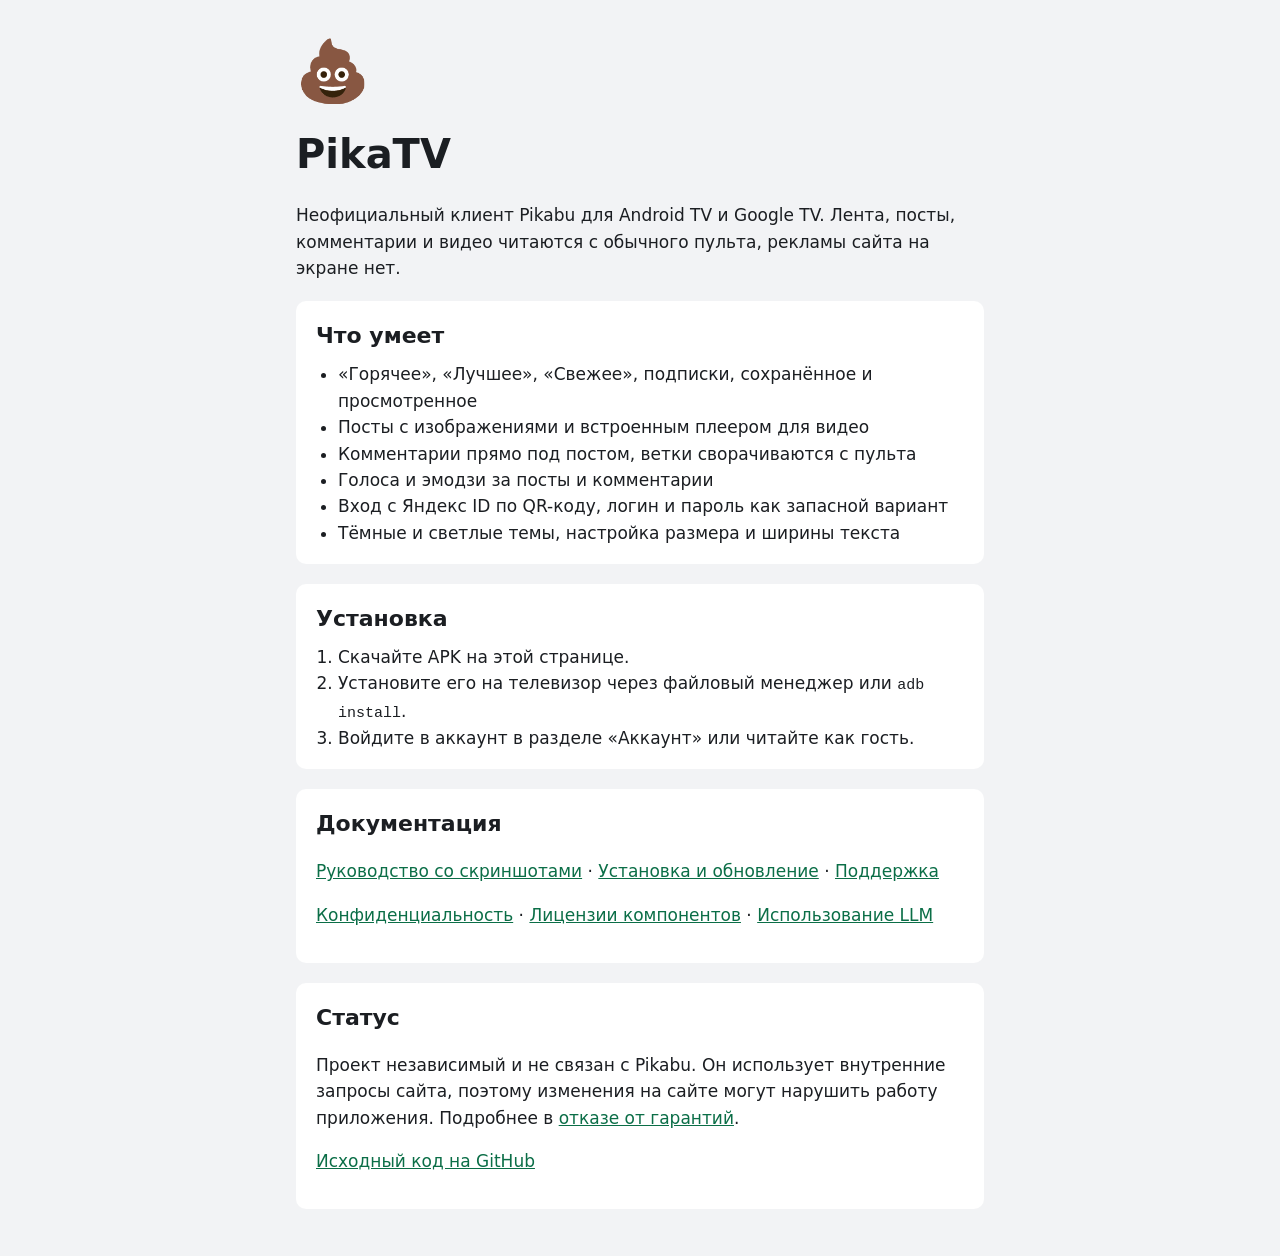
<file: site/index.html>
<!doctype html>
<html lang="ru">
<head>
<meta charset="utf-8">
<meta name="viewport" content="width=device-width, initial-scale=1">
<title>PikaTV</title>
<meta name="description" content="Неофициальный клиент Pikabu для Android TV: чтение с обычного пульта, без рекламы.">
<link rel="icon" href="icon.svg" type="image/svg+xml">
<link rel="stylesheet" href="styles.css">
</head>
<body>
<main>
  <header>
    <img src="icon.svg" alt="" width="72" height="72">
    <h1>PikaTV</h1>
    <p>Неофициальный клиент Pikabu для Android TV и Google TV. Лента, посты, комментарии и видео читаются с обычного пульта, рекламы сайта на экране нет.</p>
    <p class="release"><!-- release --></p>
  </header>
  <section>
    <h2>Что умеет</h2>
    <ul>
      <li>«Горячее», «Лучшее», «Свежее», подписки, сохранённое и просмотренное</li>
      <li>Посты с изображениями и встроенным плеером для видео</li>
      <li>Комментарии прямо под постом, ветки сворачиваются с пульта</li>
      <li>Голоса и эмодзи за посты и комментарии</li>
      <li>Вход с Яндекс ID по QR-коду, логин и пароль как запасной вариант</li>
      <li>Тёмные и светлые темы, настройка размера и ширины текста</li>
    </ul>
  </section>
  <section>
    <h2>Установка</h2>
    <ol>
      <li>Скачайте APK на этой странице.</li>
      <li>Установите его на телевизор через файловый менеджер или <code>adb install</code>.</li>
      <li>Войдите в аккаунт в разделе «Аккаунт» или читайте как гость.</li>
    </ol>
  </section>
  <section>
    <h2>Документация</h2>
    <p><a href="https://github.com/rico-x/PikaTV/blob/main/docs/USER_GUIDE.md">Руководство со скриншотами</a> · <a href="https://github.com/rico-x/PikaTV/blob/main/docs/INSTALL.md">Установка и обновление</a> · <a href="https://github.com/rico-x/PikaTV/blob/main/SUPPORT.md">Поддержка</a></p>
    <p><a href="https://github.com/rico-x/PikaTV/blob/main/PRIVACY.md">Конфиденциальность</a> · <a href="https://github.com/rico-x/PikaTV/blob/main/THIRD_PARTY_NOTICES.md">Лицензии компонентов</a> · <a href="https://github.com/rico-x/PikaTV/blob/main/AI_DISCLOSURE.md">Использование LLM</a></p>
  </section>
  <section>
    <h2>Статус</h2>
    <p>Проект независимый и не связан с Pikabu. Он использует внутренние запросы сайта, поэтому изменения на сайте могут нарушить работу приложения. Подробнее в <a href="https://github.com/rico-x/PikaTV/blob/main/DISCLAIMER.md">отказе от гарантий</a>.</p>
    <p><a href="https://github.com/rico-x/PikaTV">Исходный код на GitHub</a></p>
  </section>
</main>
</body>
</html>
</file>
<file: site/styles.css>
:root { --bg: #f2f3f5; --card: #fff; --text: #1b1e22; --muted: #555b65; --accent: #0b6e47; }
@media (prefers-color-scheme: dark) { :root { --bg: #101916; --card: #1c2924; --text: #e6f2ea; --muted: #acc1b4; --accent: #65d6a2; } }
* { box-sizing: border-box; }
body { margin: 0; background: var(--bg); color: var(--text); font: 17px/1.55 system-ui, -apple-system, Segoe UI, Roboto, sans-serif; }
main { max-width: 720px; margin: 0 auto; padding: 32px 16px 48px; }
h1 { margin: 12px 0 8px; font-size: 40px; }
h2 { margin: 0 0 8px; font-size: 22px; }
section { margin-top: 20px; padding: 18px 20px; background: var(--card); border-radius: 10px; }
ul, ol { margin: 0; padding-left: 22px; }
a { color: var(--accent); }
code { font-size: 15px; }
.release { color: var(--muted); }
.button { display: inline-block; padding: 10px 18px; border-radius: 8px; background: var(--accent); color: var(--bg); font-weight: 600; text-decoration: none; }
</file>
